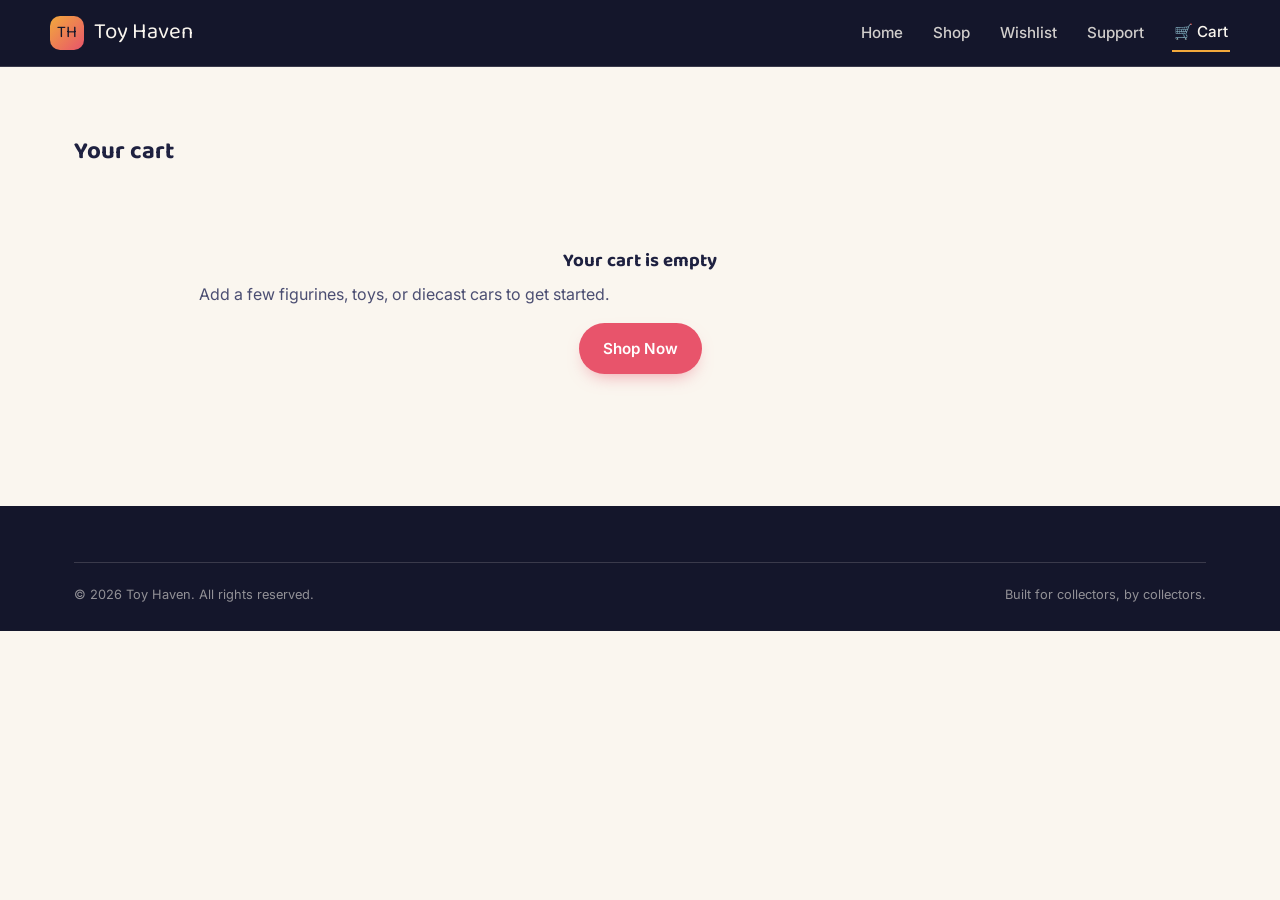
<file: cart.html>
<!DOCTYPE html>
<html lang="en">
<head>
<meta charset="UTF-8">
<meta name="viewport" content="width=device-width, initial-scale=1.0">
<title>Your Cart — Toy Haven</title>
<link rel="icon" type="image/svg+xml" href="icons/favicon.svg">
<link rel="manifest" href="manifest.json">
<meta name="theme-color" content="#14162b">
<link rel="preconnect" href="https://fonts.googleapis.com">
<link href="https://fonts.googleapis.com/css2?family=Baloo+2:wght@500;600;700;800&family=Inter:wght@400;500;600;700&display=swap" rel="stylesheet">
<link rel="stylesheet" href="css/style.css">
</head>
<body>

<header class="site-header">
  <div class="container nav-row">
    <a href="index.html" class="brand"><span class="brand-mark">TH</span>Toy Haven</a>
    <button class="nav-toggle js-nav-toggle" aria-label="Toggle menu" aria-expanded="false">
      <span></span><span></span><span></span>
    </button>
    <nav>
      <ul class="nav-menu js-nav-menu">
        <li><a href="index.html">Home</a></li>
        <li><a href="products.html">Shop</a></li>
        <li><a href="wishlist.html">Wishlist</a></li>
        <li><a href="feedback.html">Support</a></li>
        <li><a href="cart.html" class="nav-cart">🛒 Cart <span class="cart-badge" data-cart-badge>0</span></a></li>
      </ul>
    </nav>
  </div>
</header>

<section class="section">
  <div class="container">
    <h1 style="margin-bottom:26px;">Your cart</h1>

    <div id="cartEmpty" class="empty-state" hidden>
      <h3>Your cart is empty</h3>
      <p>Add a few figurines, toys, or diecast cars to get started.</p>
      <a href="products.html" class="btn btn-primary">Shop Now</a>
    </div>

    <div class="cart-layout" id="cartLayout">
      <div class="cart-list" id="cartList"></div>

      <aside class="summary-card">
        <h3 style="margin-bottom:16px;">Order summary</h3>
        <div class="summary-row"><span>Subtotal</span><span id="sumSubtotal">$0.00</span></div>
        <div class="summary-row"><span>Estimated shipping</span><span id="sumShipping">$0.00</span></div>
        <div class="summary-row total"><span>Total</span><span id="sumTotal">$0.00</span></div>
        <div class="summary-actions">
          <a href="checkout.html" class="btn btn-primary btn-block" id="checkoutBtn">Proceed to Checkout</a>
          <button class="btn btn-ghost btn-block" id="clearCartBtn">Clear cart</button>
        </div>
      </aside>
    </div>
  </div>
</section>

<footer class="site-footer">
  <div class="container">
    <div class="footer-bottom">
      <span>© <span class="js-year"></span> Toy Haven. All rights reserved.</span>
      <span>Built for collectors, by collectors.</span>
    </div>
  </div>
</footer>

<script src="js/data.js"></script>
<script src="js/main.js"></script>
<script src="js/cart.js"></script>
</body>
</html>
</file>
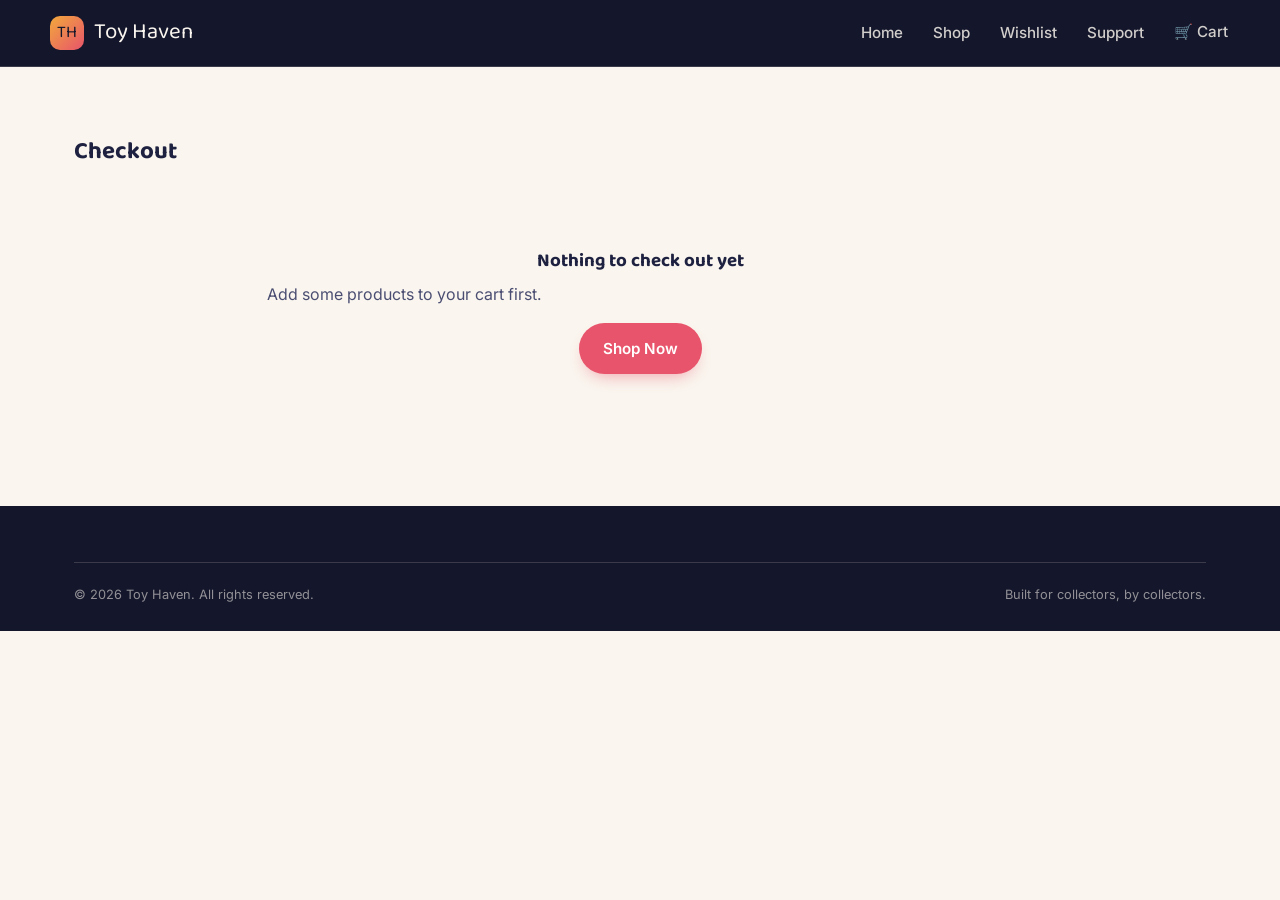
<file: checkout.html>
<!DOCTYPE html>
<html lang="en">
<head>
<meta charset="UTF-8">
<meta name="viewport" content="width=device-width, initial-scale=1.0">
<title>Checkout — Toy Haven</title>
<link rel="icon" type="image/svg+xml" href="icons/favicon.svg">
<link rel="manifest" href="manifest.json">
<meta name="theme-color" content="#14162b">
<link rel="preconnect" href="https://fonts.googleapis.com">
<link href="https://fonts.googleapis.com/css2?family=Baloo+2:wght@500;600;700;800&family=Inter:wght@400;500;600;700&display=swap" rel="stylesheet">
<link rel="stylesheet" href="css/style.css">
</head>
<body>

<header class="site-header">
  <div class="container nav-row">
    <a href="index.html" class="brand"><span class="brand-mark">TH</span>Toy Haven</a>
    <button class="nav-toggle js-nav-toggle" aria-label="Toggle menu" aria-expanded="false">
      <span></span><span></span><span></span>
    </button>
    <nav>
      <ul class="nav-menu js-nav-menu">
        <li><a href="index.html">Home</a></li>
        <li><a href="products.html">Shop</a></li>
        <li><a href="wishlist.html">Wishlist</a></li>
        <li><a href="feedback.html">Support</a></li>
        <li><a href="cart.html" class="nav-cart">🛒 Cart <span class="cart-badge" data-cart-badge>0</span></a></li>
      </ul>
    </nav>
  </div>
</header>

<section class="section">
  <div class="container">
    <h1 style="margin-bottom:26px;">Checkout</h1>

    <div id="checkoutEmpty" class="empty-state" hidden>
      <h3>Nothing to check out yet</h3>
      <p>Add some products to your cart first.</p>
      <a href="products.html" class="btn btn-primary">Shop Now</a>
    </div>

    <div id="checkoutForm">
      <form class="form-card" id="orderForm" novalidate>
        <div class="field" id="fieldName">
          <label for="fullName">Full name</label>
          <input type="text" id="fullName" name="fullName" autocomplete="name">
          <p class="field-error">Enter your full name.</p>
        </div>

        <div class="field" id="fieldEmail">
          <label for="email">Email</label>
          <input type="email" id="email" name="email" autocomplete="email">
          <p class="field-error">Enter a valid email address.</p>
        </div>

        <div class="field" id="fieldAddress">
          <label for="address">Delivery address</label>
          <textarea id="address" name="address" autocomplete="street-address"></textarea>
          <p class="field-error">Enter your delivery address.</p>
        </div>

        <div class="field" id="fieldPayment">
          <label>Payment method</label>
          <div class="pay-options">
            <label class="pay-option is-selected">
              <input type="radio" name="payment" value="Card" checked style="margin:0;">
              Card
            </label>
            <label class="pay-option">
              <input type="radio" name="payment" value="Cash on Delivery" style="margin:0;">
              Cash on Delivery
            </label>
          </div>
        </div>

        <div class="order-summary-box">
          <div class="summary-row"><span>Subtotal</span><span id="coSubtotal">$0.00</span></div>
          <div class="summary-row"><span>Shipping</span><span id="coShipping">$0.00</span></div>
          <div class="summary-row total"><span>Total due</span><span id="coTotal">$0.00</span></div>
        </div>

        <button type="submit" class="btn btn-primary btn-block">Place order</button>
      </form>
    </div>

    <div class="success-panel" id="successPanel" hidden>
      <div class="success-check">✓</div>
      <h2>Order confirmed</h2>
      <p style="max-width:44ch;margin:0 auto 22px;">Thanks<span id="successName"></span> — a confirmation has been added to your order history. Your Toy Haven shelf items are on the way.</p>
      <a href="products.html" class="btn btn-secondary">Continue shopping</a>
    </div>
  </div>
</section>

<footer class="site-footer">
  <div class="container">
    <div class="footer-bottom">
      <span>© <span class="js-year"></span> Toy Haven. All rights reserved.</span>
      <span>Built for collectors, by collectors.</span>
    </div>
  </div>
</footer>

<script src="js/data.js"></script>
<script src="js/main.js"></script>
<script src="js/checkout.js"></script>
</body>
</html>
</file>
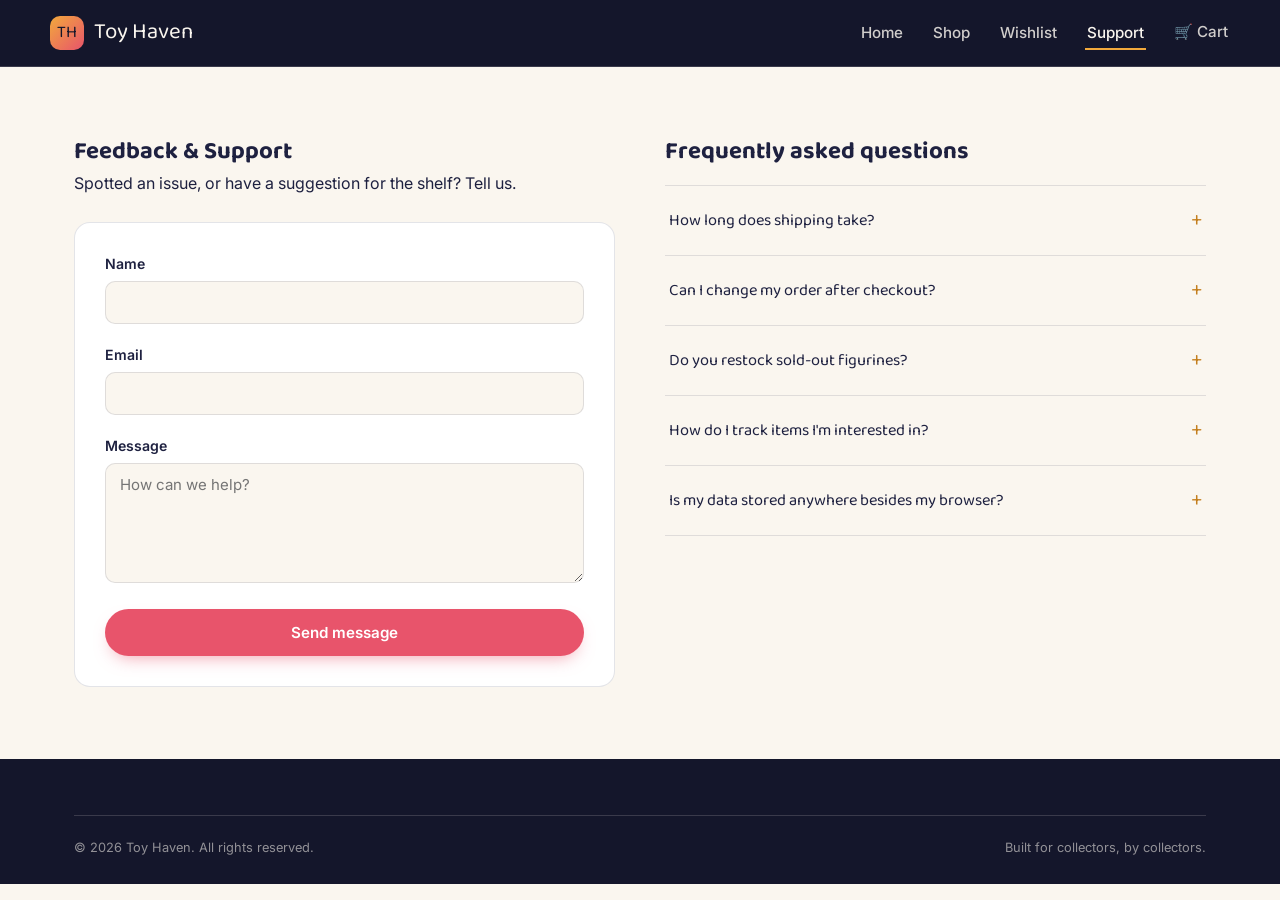
<file: feedback.html>
<!DOCTYPE html>
<html lang="en">
<head>
<meta charset="UTF-8">
<meta name="viewport" content="width=device-width, initial-scale=1.0">
<title>Feedback &amp; Support — Toy Haven</title>
<link rel="icon" type="image/svg+xml" href="icons/favicon.svg">
<link rel="manifest" href="manifest.json">
<meta name="theme-color" content="#14162b">
<link rel="preconnect" href="https://fonts.googleapis.com">
<link href="https://fonts.googleapis.com/css2?family=Baloo+2:wght@500;600;700;800&family=Inter:wght@400;500;600;700&display=swap" rel="stylesheet">
<link rel="stylesheet" href="css/style.css">
</head>
<body>

<header class="site-header">
  <div class="container nav-row">
    <a href="index.html" class="brand"><span class="brand-mark">TH</span>Toy Haven</a>
    <button class="nav-toggle js-nav-toggle" aria-label="Toggle menu" aria-expanded="false">
      <span></span><span></span><span></span>
    </button>
    <nav>
      <ul class="nav-menu js-nav-menu">
        <li><a href="index.html">Home</a></li>
        <li><a href="products.html">Shop</a></li>
        <li><a href="wishlist.html">Wishlist</a></li>
        <li><a href="feedback.html">Support</a></li>
        <li><a href="cart.html" class="nav-cart">🛒 Cart <span class="cart-badge" data-cart-badge>0</span></a></li>
      </ul>
    </nav>
  </div>
</header>

<section class="section">
  <div class="container" style="display:grid;grid-template-columns:1fr 1fr;gap:50px;align-items:start;">
    <div>
      <h1 style="margin-bottom:6px;">Feedback &amp; Support</h1>
      <p style="margin-bottom:26px;">Spotted an issue, or have a suggestion for the shelf? Tell us.</p>

      <form class="form-card" id="feedbackForm" novalidate>
        <div class="field" id="fbFieldName">
          <label for="fbName">Name</label>
          <input type="text" id="fbName" name="name" autocomplete="name">
          <p class="field-error">Enter your name.</p>
        </div>
        <div class="field" id="fbFieldEmail">
          <label for="fbEmail">Email</label>
          <input type="email" id="fbEmail" name="email" autocomplete="email">
          <p class="field-error">Enter a valid email address.</p>
        </div>
        <div class="field" id="fbFieldMessage">
          <label for="fbMessage">Message</label>
          <textarea id="fbMessage" name="message" placeholder="How can we help?"></textarea>
          <p class="field-error">Tell us a little about the issue.</p>
        </div>
        <button type="submit" class="btn btn-primary btn-block">Send message</button>
        <p id="fbConfirmation" style="margin:14px 0 0;color:var(--mint);font-weight:600;display:none;">✓ Thanks — your message has been received.</p>
      </form>
    </div>

    <div>
      <h2 style="margin-bottom:20px;">Frequently asked questions</h2>
      <div class="accordion" id="faqAccordion"></div>
    </div>
  </div>
</section>

<footer class="site-footer">
  <div class="container">
    <div class="footer-bottom">
      <span>© <span class="js-year"></span> Toy Haven. All rights reserved.</span>
      <span>Built for collectors, by collectors.</span>
    </div>
  </div>
</footer>

<script src="js/data.js"></script>
<script src="js/main.js"></script>
<script src="js/feedback.js"></script>
</body>
</html>
</file>
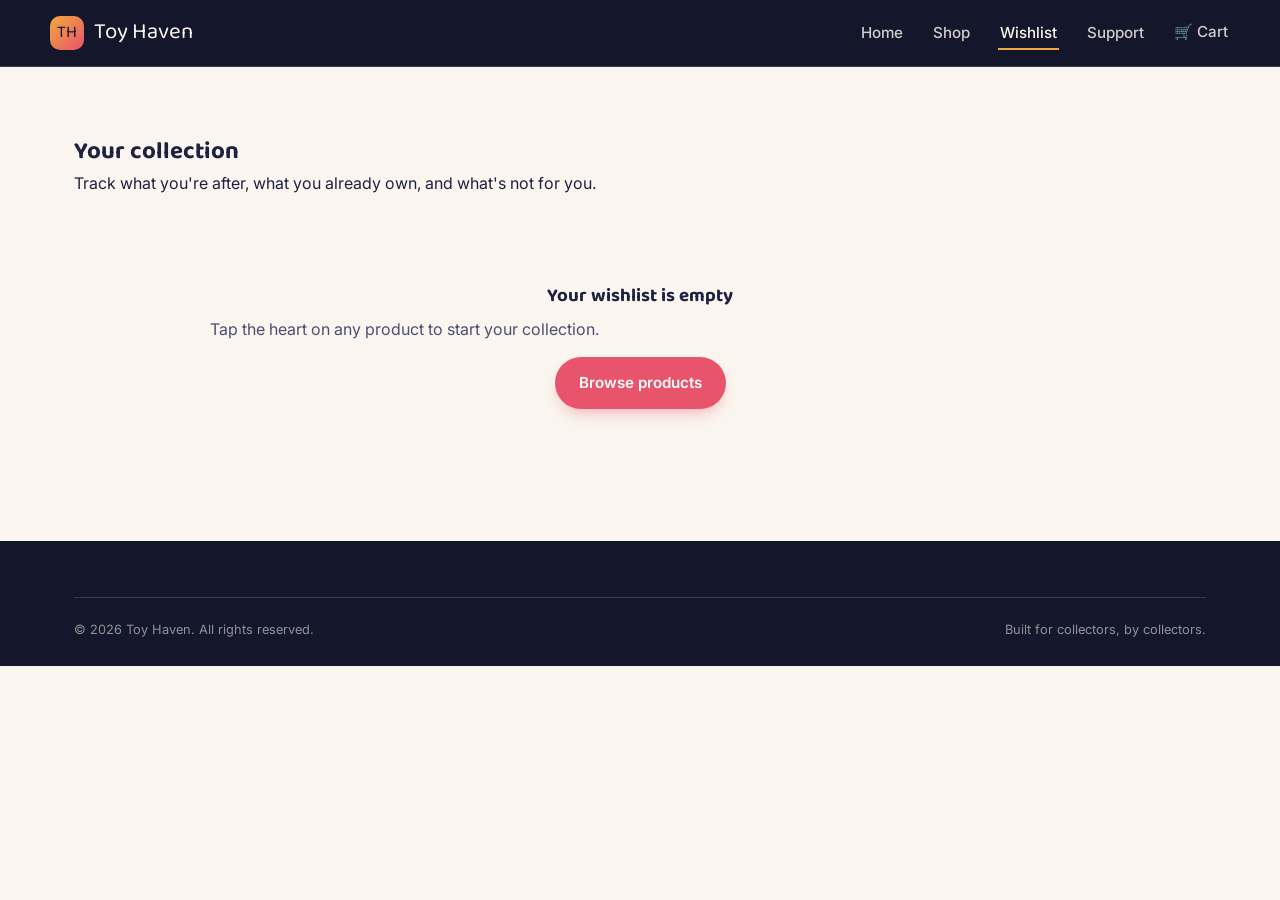
<file: wishlist.html>
<!DOCTYPE html>
<html lang="en">
<head>
<meta charset="UTF-8">
<meta name="viewport" content="width=device-width, initial-scale=1.0">
<title>Wishlist — Toy Haven</title>
<link rel="icon" type="image/svg+xml" href="icons/favicon.svg">
<link rel="manifest" href="manifest.json">
<meta name="theme-color" content="#14162b">
<link rel="preconnect" href="https://fonts.googleapis.com">
<link href="https://fonts.googleapis.com/css2?family=Baloo+2:wght@500;600;700;800&family=Inter:wght@400;500;600;700&display=swap" rel="stylesheet">
<link rel="stylesheet" href="css/style.css">
</head>
<body>

<header class="site-header">
  <div class="container nav-row">
    <a href="index.html" class="brand"><span class="brand-mark">TH</span>Toy Haven</a>
    <button class="nav-toggle js-nav-toggle" aria-label="Toggle menu" aria-expanded="false">
      <span></span><span></span><span></span>
    </button>
    <nav>
      <ul class="nav-menu js-nav-menu">
        <li><a href="index.html">Home</a></li>
        <li><a href="products.html">Shop</a></li>
        <li><a href="wishlist.html">Wishlist</a></li>
        <li><a href="feedback.html">Support</a></li>
        <li><a href="cart.html" class="nav-cart">🛒 Cart <span class="cart-badge" data-cart-badge>0</span></a></li>
      </ul>
    </nav>
  </div>
</header>

<section class="section">
  <div class="container">
    <h1 style="margin-bottom:6px;">Your collection</h1>
    <p style="margin-bottom:30px;">Track what you're after, what you already own, and what's not for you.</p>

    <div class="empty-state" id="wishlistEmpty" hidden>
      <h3>Your wishlist is empty</h3>
      <p>Tap the heart on any product to start your collection.</p>
      <a href="products.html" class="btn btn-primary">Browse products</a>
    </div>

    <div class="wishlist-grid" id="wishlistGrid"></div>
  </div>
</section>

<footer class="site-footer">
  <div class="container">
    <div class="footer-bottom">
      <span>© <span class="js-year"></span> Toy Haven. All rights reserved.</span>
      <span>Built for collectors, by collectors.</span>
    </div>
  </div>
</footer>

<script src="js/data.js"></script>
<script src="js/main.js"></script>
<script src="js/wishlist.js"></script>
</body>
</html>
</file>
<file: css/style.css>
/* =========================================================
   Toy Haven — design tokens
   Palette: display-case indigo + marigold + coral, warm paper surface
   Type: Baloo 2 (display, bouncy/toy-like) + Inter (body/UI)
   ========================================================= */
:root {
  --ink: #1e2140;
  --ink-soft: #4b4e72;
  --indigo: #14162b;
  --indigo-2: #1f2344;
  --paper: #faf6ef;
  --paper-dim: #f1ebdd;
  --marigold: #f2a93c;
  --marigold-dark: #c47f1e;
  --coral: #e8546b;
  --coral-dark: #c23a50;
  --mint: #4fb286;
  --line: rgba(30, 33, 64, 0.12);
  --line-light: rgba(250, 246, 239, 0.16);

  --font-display: "Baloo 2", "Segoe UI", system-ui, sans-serif;
  --font-body: "Inter", "Segoe UI", system-ui, sans-serif;

  --radius-s: 10px;
  --radius-m: 16px;
  --radius-pill: 999px;

  --shadow-card: 0 10px 24px -14px rgba(20, 22, 43, 0.35);
  --container: 1180px;
}

* { box-sizing: border-box; }
html { scroll-behavior: smooth; }

body {
  margin: 0;
  font-family: var(--font-body);
  color: var(--ink);
  background: var(--paper);
  line-height: 1.55;
  -webkit-font-smoothing: antialiased;
}

h1, h2, h3, h4 {
  font-family: var(--font-display);
  font-weight: 700;
  line-height: 1.12;
  margin: 0 0 0.5em;
  color: var(--ink);
}

p { margin: 0 0 1em; max-width: 62ch; }
a { color: inherit; }
img { max-width: 100%; display: block; }
button { font-family: inherit; }

.container {
  width: 100%;
  max-width: var(--container);
  margin: 0 auto;
  padding: 0 24px;
}

.visually-hidden {
  position: absolute; width: 1px; height: 1px;
  overflow: hidden; clip: rect(0 0 0 0); white-space: nowrap;
}

a:focus-visible, button:focus-visible, input:focus-visible,
textarea:focus-visible, select:focus-visible {
  outline: 3px solid var(--marigold-dark);
  outline-offset: 2px;
}

/* ---------- Buttons ---------- */
.btn {
  display: inline-flex; align-items: center; justify-content: center;
  gap: 8px;
  padding: 12px 22px;
  border-radius: var(--radius-pill);
  border: 2px solid transparent;
  font-weight: 600;
  font-size: 0.95rem;
  cursor: pointer;
  text-decoration: none;
  transition: transform 0.15s ease, box-shadow 0.15s ease, background 0.15s ease;
}
.btn:active { transform: translateY(1px) scale(0.98); }

.btn-primary {
  background: var(--coral);
  color: #fff;
  box-shadow: 0 8px 18px -8px rgba(232, 84, 107, 0.6);
}
.btn-primary:hover { background: var(--coral-dark); }

.btn-secondary {
  background: transparent;
  border-color: var(--ink);
  color: var(--ink);
}
.btn-secondary:hover { background: var(--ink); color: var(--paper); }

.btn-marigold {
  background: var(--marigold);
  color: var(--indigo);
  box-shadow: 0 8px 18px -8px rgba(242, 169, 60, 0.6);
}
.btn-marigold:hover { background: var(--marigold-dark); color: #fff; }

.btn-ghost {
  background: transparent;
  border-color: var(--line);
  color: var(--ink-soft);
  padding: 8px 16px;
}
.btn-ghost:hover { border-color: var(--ink); color: var(--ink); }

.btn-block { width: 100%; }
.btn:disabled { opacity: 0.5; cursor: not-allowed; }

/* =========================================================
   Header / Nav
   ========================================================= */
.site-header {
  position: sticky; top: 0; z-index: 50;
  background: var(--indigo);
  color: var(--paper);
  border-bottom: 1px solid var(--line-light);
}
.nav-row {
  display: flex; align-items: center; justify-content: space-between;
  padding: 14px 0;
  gap: 20px;
}
.brand {
  display: flex; align-items: center; gap: 10px;
  font-family: var(--font-display);
  font-size: 1.4rem;
  color: var(--paper);
  text-decoration: none;
}
.brand-mark {
  width: 34px; height: 34px; border-radius: var(--radius-s);
  background: linear-gradient(135deg, var(--marigold), var(--coral));
  display: flex; align-items: center; justify-content: center;
  font-family: var(--font-display);
  color: var(--indigo);
  font-size: 1.05rem;
}

.nav-toggle {
  display: none;
  flex-direction: column; justify-content: center; gap: 5px;
  width: 40px; height: 40px;
  background: transparent; border: none; cursor: pointer;
  border-radius: var(--radius-s);
}
.nav-toggle span {
  display: block; height: 2px; width: 22px;
  background: var(--paper);
  transition: transform 0.25s ease, opacity 0.25s ease;
}
.nav-toggle.is-active span:nth-child(1) { transform: translateY(7px) rotate(45deg); }
.nav-toggle.is-active span:nth-child(2) { opacity: 0; }
.nav-toggle.is-active span:nth-child(3) { transform: translateY(-7px) rotate(-45deg); }

.nav-menu {
  display: flex; align-items: center; gap: 26px;
  list-style: none; margin: 0; padding: 0;
}
.nav-menu a {
  text-decoration: none;
  color: var(--paper);
  opacity: 0.82;
  font-weight: 500;
  font-size: 0.95rem;
  padding: 6px 2px;
  border-bottom: 2px solid transparent;
  transition: opacity 0.15s ease, border-color 0.15s ease;
}
.nav-menu a:hover, .nav-menu a.is-active-link { opacity: 1; border-color: var(--marigold); }

.nav-cart {
  position: relative;
  display: inline-flex; align-items: center; gap: 6px;
  color: var(--paper);
  text-decoration: none;
  font-weight: 600;
  font-size: 0.9rem;
}
.cart-badge {
  background: var(--coral);
  color: #fff;
  border-radius: var(--radius-pill);
  min-width: 20px; height: 20px;
  font-size: 0.72rem;
  display: inline-flex; align-items: center; justify-content: center;
  padding: 0 5px;
}
.cart-badge.is-hidden { display: none; }

@media (max-width: 860px) {
  .nav-toggle { display: flex; }
  .nav-menu {
    position: absolute; top: 100%; left: 0; right: 0;
    flex-direction: column; align-items: flex-start;
    background: var(--indigo-2);
    padding: 8px 24px 20px;
    max-height: 0; overflow: hidden;
    transition: max-height 0.3s ease;
  }
  .nav-menu.is-open { max-height: 420px; padding-top: 16px; }
  .nav-menu a { width: 100%; padding: 10px 0; }
}

/* =========================================================
   Hero (home)
   ========================================================= */
.hero {
  position: relative;
  overflow: hidden;
  background: var(--indigo);
  color: var(--paper);
}
.hero-slides {
  position: relative;
  min-height: 480px;
  display: grid;
}
.hero-slide {
  grid-area: 1 / 1;
  display: grid;
  grid-template-columns: 1.1fr 0.9fr;
  align-items: center;
  gap: 40px;
  padding: 72px 0 64px;
  opacity: 0;
  transform: translateY(14px);
  transition: opacity 0.7s ease, transform 0.7s ease;
  pointer-events: none;
}
.hero-slide.is-active { opacity: 1; transform: translateY(0); pointer-events: auto; }
.hero-slide .container { display: grid; grid-template-columns: 1.1fr 0.9fr; gap: 40px; align-items: center; }

.hero-eyebrow-tag {
  display: inline-block;
  background: rgba(242, 169, 60, 0.16);
  color: var(--marigold);
  border: 1px solid rgba(242, 169, 60, 0.4);
  border-radius: var(--radius-pill);
  padding: 6px 14px;
  font-size: 0.82rem;
  font-weight: 600;
  margin-bottom: 18px;
}
.hero-slide h1 {
  font-size: clamp(2.1rem, 4.2vw, 3.2rem);
  color: #fff;
  margin-bottom: 0.4em;
}
.hero-slide p { color: rgba(250, 246, 239, 0.78); font-size: 1.05rem; }
.hero-actions { display: flex; gap: 14px; margin-top: 26px; flex-wrap: wrap; }

.hero-art {
  border-radius: var(--radius-m);
  overflow: hidden;
  aspect-ratio: 4 / 3;
  box-shadow: 0 30px 60px -20px rgba(0,0,0,0.5);
}
.hero-art img { width: 100%; height: 100%; object-fit: cover; }

.hero-dots {
  position: absolute; bottom: 22px; left: 0; right: 0;
  display: flex; justify-content: center; gap: 8px;
  z-index: 5;
}
.hero-dots button {
  width: 9px; height: 9px; border-radius: 50%;
  border: none; background: rgba(250,246,239,0.35);
  cursor: pointer; padding: 0;
  transition: background 0.2s ease, width 0.2s ease;
}
.hero-dots button.is-active { background: var(--marigold); width: 22px; border-radius: var(--radius-pill); }

/* =========================================================
   Sections
   ========================================================= */
.section { padding: 72px 0; }
.section-tight { padding: 48px 0; }
.section-alt { background: var(--paper-dim); }
.section-dark { background: var(--indigo); color: var(--paper); }
.section-dark p { color: rgba(250,246,239,0.75); }

.section-head {
  display: flex; align-items: flex-end; justify-content: space-between;
  gap: 20px; margin-bottom: 34px; flex-wrap: wrap;
}
.section-head h2 { font-size: clamp(1.6rem, 3vw, 2.2rem); margin: 0; }

[data-reveal] { opacity: 0; transform: translateY(18px); transition: opacity 0.6s ease, transform 0.6s ease; }
[data-reveal].is-revealed { opacity: 1; transform: translateY(0); }

/* ---------- Category shelf strip (home) ---------- */
.shelf {
  display: grid;
  grid-template-columns: repeat(4, 1fr);
  gap: 18px;
}
.shelf-card {
  background: var(--indigo);
  color: var(--paper);
  border-radius: var(--radius-m);
  padding: 26px 20px;
  text-decoration: none;
  position: relative;
  overflow: hidden;
  min-height: 150px;
  display: flex; flex-direction: column; justify-content: flex-end;
  transition: transform 0.2s ease;
}
.shelf-card:hover { transform: translateY(-4px); }
.shelf-card::before {
  content: "";
  position: absolute; inset: 0;
  background: linear-gradient(160deg, rgba(242,169,60,0.35), transparent 60%);
}
.shelf-card span { position: relative; font-family: var(--font-display); font-size: 1.15rem; }
.shelf-card small { position: relative; opacity: 0.7; font-size: 0.8rem; }

/* ---------- Product grid & cards ---------- */
.product-grid {
  display: grid;
  grid-template-columns: repeat(4, 1fr);
  gap: 22px;
}
.product-card {
  background: #fff;
  border-radius: var(--radius-m);
  overflow: hidden;
  border: 1px solid var(--line);
  box-shadow: var(--shadow-card);
  display: flex; flex-direction: column;
  transition: transform 0.2s ease, box-shadow 0.2s ease;
}
.product-card:hover { transform: translateY(-3px); }
.product-media {
  aspect-ratio: 4 / 3;
  overflow: hidden;
  background: var(--paper-dim);
  position: relative;
}
.product-media img { width: 100%; height: 100%; object-fit: cover; transition: transform 0.35s ease; }
.product-card:hover .product-media img { transform: scale(1.05); }

.wish-btn {
  position: absolute; top: 10px; right: 10px;
  width: 34px; height: 34px; border-radius: 50%;
  border: none; background: rgba(20,22,43,0.55);
  color: #fff; font-size: 1rem;
  display: flex; align-items: center; justify-content: center;
  cursor: pointer;
  backdrop-filter: blur(2px);
}
.wish-btn.is-active { background: var(--coral); }

.product-body { padding: 16px 18px 20px; display: flex; flex-direction: column; gap: 6px; flex: 1; }
.product-category {
  font-size: 0.74rem; font-weight: 600; letter-spacing: 0.02em;
  color: var(--marigold-dark);
}
.product-name { font-family: var(--font-display); font-size: 1.08rem; margin: 0; }
.product-blurb { font-size: 0.86rem; color: var(--ink-soft); margin: 0; flex: 1; }
.product-footer {
  display: flex; align-items: center; justify-content: space-between;
  margin-top: 8px;
}
.product-price { font-weight: 700; font-size: 1.05rem; }

/* ---------- Filter / search bar ---------- */
.toolbar {
  display: flex; align-items: center; gap: 14px; flex-wrap: wrap;
  margin-bottom: 30px;
  padding: 14px 18px;
  background: #fff;
  border: 1px solid var(--line);
  border-radius: var(--radius-m);
}
.chip-group { display: flex; gap: 8px; flex-wrap: wrap; }
.chip {
  border: 1px solid var(--line);
  background: transparent;
  padding: 8px 16px;
  border-radius: var(--radius-pill);
  font-size: 0.85rem;
  font-weight: 600;
  color: var(--ink-soft);
  cursor: pointer;
  transition: background 0.15s ease, color 0.15s ease, border-color 0.15s ease;
}
.chip.is-active, .chip:hover { background: var(--indigo); color: var(--paper); border-color: var(--indigo); }

.search-field {
  flex: 1; min-width: 200px;
  display: flex; align-items: center; gap: 8px;
  border: 1px solid var(--line); border-radius: var(--radius-pill);
  padding: 8px 16px;
  background: var(--paper);
}
.search-field input {
  border: none; background: transparent; outline: none;
  width: 100%; font-size: 0.9rem; color: var(--ink);
}

.empty-state {
  text-align: center; padding: 60px 20px; color: var(--ink-soft);
}

/* =========================================================
   Cart page
   ========================================================= */
.cart-layout { display: grid; grid-template-columns: 1.7fr 1fr; gap: 30px; align-items: start; }
.cart-list { display: flex; flex-direction: column; gap: 14px; }
.cart-item {
  display: grid; grid-template-columns: 84px 1fr auto; gap: 16px;
  align-items: center;
  background: #fff; border: 1px solid var(--line); border-radius: var(--radius-m);
  padding: 14px;
}
.cart-item img { width: 84px; height: 84px; object-fit: cover; border-radius: var(--radius-s); }
.cart-item-name { font-family: var(--font-display); font-size: 1rem; margin: 0 0 4px; }
.cart-item-meta { font-size: 0.82rem; color: var(--ink-soft); margin: 0; }
.qty-control {
  display: inline-flex; align-items: center; gap: 10px;
  border: 1px solid var(--line); border-radius: var(--radius-pill);
  padding: 4px 6px; margin-top: 8px;
}
.qty-control button {
  width: 26px; height: 26px; border-radius: 50%; border: none;
  background: var(--paper-dim); cursor: pointer; font-weight: 700;
  display: flex; align-items: center; justify-content: center;
}
.cart-item-right { text-align: right; display: flex; flex-direction: column; align-items: flex-end; gap: 8px; }
.cart-item-subtotal { font-weight: 700; }
.remove-link {
  background: none; border: none; color: var(--coral-dark);
  font-size: 0.8rem; cursor: pointer; text-decoration: underline;
  padding: 0;
}

.summary-card {
  background: #fff; border: 1px solid var(--line); border-radius: var(--radius-m);
  padding: 24px; position: sticky; top: 100px;
}
.summary-row { display: flex; justify-content: space-between; margin-bottom: 10px; font-size: 0.92rem; color: var(--ink-soft); }
.summary-row.total { color: var(--ink); font-weight: 700; font-size: 1.15rem; border-top: 1px solid var(--line); padding-top: 12px; margin-top: 12px; }
.summary-actions { display: flex; flex-direction: column; gap: 10px; margin-top: 18px; }

/* =========================================================
   Forms (checkout / feedback)
   ========================================================= */
.form-card {
  background: #fff; border: 1px solid var(--line); border-radius: var(--radius-m);
  padding: 30px; max-width: 640px;
}
.field { margin-bottom: 20px; }
.field label { display: block; font-weight: 600; font-size: 0.88rem; margin-bottom: 6px; }
.field input, .field textarea, .field select {
  width: 100%; padding: 11px 14px; border-radius: var(--radius-s);
  border: 1px solid var(--line); font-family: inherit; font-size: 0.94rem;
  background: var(--paper);
}
.field textarea { min-height: 120px; resize: vertical; }
.field-error { color: var(--coral-dark); font-size: 0.8rem; margin-top: 6px; display: none; }
.field.has-error input, .field.has-error textarea { border-color: var(--coral); }
.field.has-error .field-error { display: block; }

.pay-options { display: flex; gap: 12px; }
.pay-option {
  flex: 1; border: 1px solid var(--line); border-radius: var(--radius-s);
  padding: 12px 14px; display: flex; align-items: center; gap: 10px;
  cursor: pointer; font-size: 0.9rem;
}
.pay-option.is-selected { border-color: var(--marigold-dark); background: rgba(242,169,60,0.08); }

.order-summary-box {
  background: var(--paper-dim); border-radius: var(--radius-s);
  padding: 16px 18px; margin: 20px 0;
}

.success-panel {
  text-align: center; padding: 60px 20px;
}
.success-check {
  width: 74px; height: 74px; border-radius: 50%;
  background: var(--mint); color: #fff;
  display: flex; align-items: center; justify-content: center;
  font-size: 2rem; margin: 0 auto 20px;
  animation: pop 0.5s ease;
}
@keyframes pop { 0% { transform: scale(0); } 70% { transform: scale(1.12); } 100% { transform: scale(1); } }

/* =========================================================
   Wishlist page
   ========================================================= */
.wishlist-grid { display: grid; grid-template-columns: repeat(3, 1fr); gap: 20px; }
.wishlist-card {
  background: #fff; border: 1px solid var(--line); border-radius: var(--radius-m);
  overflow: hidden;
}
.status-row { display: flex; gap: 8px; padding: 14px 16px; flex-wrap: wrap; }
.status-btn {
  flex: 1; border: 1px solid var(--line); background: transparent;
  padding: 8px 6px; border-radius: var(--radius-s); font-size: 0.76rem; font-weight: 700;
  cursor: pointer; color: var(--ink-soft);
}
.status-btn.is-selected[data-status="Interested"] { background: var(--marigold); color: var(--indigo); border-color: var(--marigold); }
.status-btn.is-selected[data-status="Owned"] { background: var(--mint); color: #fff; border-color: var(--mint); }
.status-btn.is-selected[data-status="Not Interested"] { background: var(--ink-soft); color: #fff; border-color: var(--ink-soft); }

/* =========================================================
   FAQ accordion
   ========================================================= */
.accordion { border-top: 1px solid var(--line); }
.accordion-item { border-bottom: 1px solid var(--line); }
.accordion-trigger {
  width: 100%; text-align: left; background: none; border: none;
  padding: 18px 4px; font-family: var(--font-display); font-size: 1.02rem;
  display: flex; justify-content: space-between; align-items: center;
  cursor: pointer; color: var(--ink);
}
.accordion-trigger .plus { transition: transform 0.25s ease; font-size: 1.3rem; color: var(--marigold-dark); }
.accordion-item.is-open .plus { transform: rotate(45deg); }
.accordion-panel {
  max-height: 0; overflow: hidden; transition: max-height 0.3s ease;
}
.accordion-panel-inner { padding: 0 4px 18px; color: var(--ink-soft); font-size: 0.92rem; }

/* =========================================================
   Footer
   ========================================================= */
.site-footer { background: var(--indigo); color: rgba(250,246,239,0.8); padding: 56px 0 26px; }
.footer-grid { display: grid; grid-template-columns: 1.3fr 1fr 1fr 1.2fr; gap: 30px; margin-bottom: 40px; }
.footer-grid h4 { color: var(--paper); font-size: 0.95rem; }
.footer-grid ul { list-style: none; padding: 0; margin: 0; display: flex; flex-direction: column; gap: 10px; }
.footer-grid a { color: rgba(250,246,239,0.72); text-decoration: none; font-size: 0.9rem; }
.footer-grid a:hover { color: var(--marigold); }

.newsletter-form { display: flex; gap: 8px; margin-top: 10px; }
.newsletter-form input {
  flex: 1; padding: 10px 14px; border-radius: var(--radius-pill);
  border: 1px solid var(--line-light); background: rgba(250,246,239,0.06);
  color: var(--paper); font-size: 0.88rem;
}
.newsletter-form input::placeholder { color: rgba(250,246,239,0.5); }
.newsletter-note { font-size: 0.8rem; margin-top: 8px; min-height: 1em; }
.newsletter-note.is-success { color: var(--mint); }
.newsletter-note.is-error { color: var(--coral); }

.footer-bottom {
  display: flex; justify-content: space-between; flex-wrap: wrap; gap: 10px;
  border-top: 1px solid var(--line-light); padding-top: 22px;
  font-size: 0.8rem; color: rgba(250,246,239,0.55);
}

/* =========================================================
   Toast
   ========================================================= */
.th-toast {
  position: fixed; bottom: 26px; left: 50%;
  transform: translate(-50%, 20px);
  background: var(--indigo); color: var(--paper);
  padding: 12px 22px; border-radius: var(--radius-pill);
  font-size: 0.88rem; font-weight: 600;
  box-shadow: 0 14px 30px -12px rgba(0,0,0,0.5);
  opacity: 0; pointer-events: none;
  transition: opacity 0.25s ease, transform 0.25s ease;
  z-index: 999;
}
.th-toast.is-visible { opacity: 1; transform: translate(-50%, 0); }

/* =========================================================
   Responsive
   ========================================================= */
@media (max-width: 980px) {
  .shelf { grid-template-columns: repeat(2, 1fr); }
  .product-grid { grid-template-columns: repeat(2, 1fr); }
  .footer-grid { grid-template-columns: 1fr 1fr; }
  .cart-layout { grid-template-columns: 1fr; }
  .wishlist-grid { grid-template-columns: repeat(2, 1fr); }
}

@media (max-width: 680px) {
  .hero-slide .container { grid-template-columns: 1fr; }
  .hero-art { order: -1; }
  .hero-slide { padding: 40px 0 60px; }
  .shelf { grid-template-columns: 1fr 1fr; }
  .product-grid { grid-template-columns: 1fr; }
  .wishlist-grid { grid-template-columns: 1fr; }
  .footer-grid { grid-template-columns: 1fr; }
  .cart-item { grid-template-columns: 64px 1fr; }
  .cart-item-right { grid-column: 1 / -1; flex-direction: row; justify-content: space-between; align-items: center; }
  .pay-options { flex-direction: column; }
}
</file>
